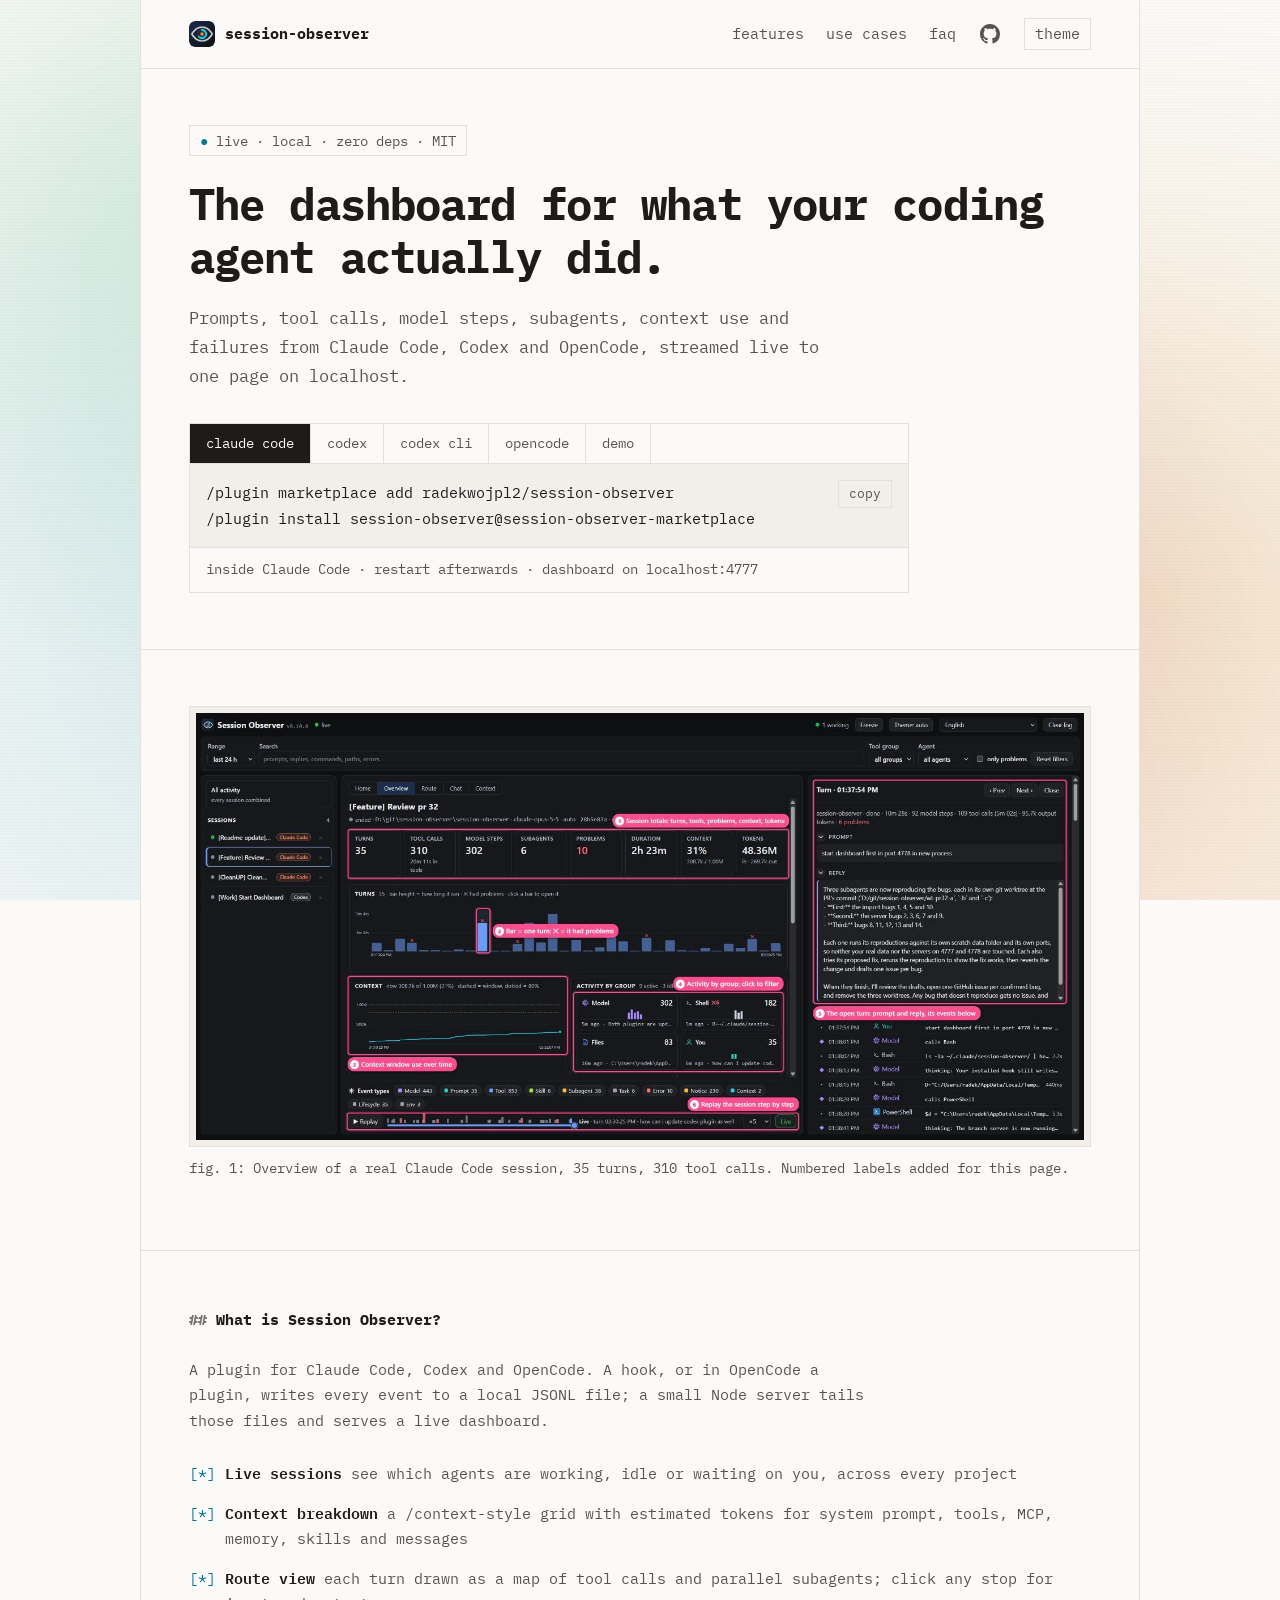
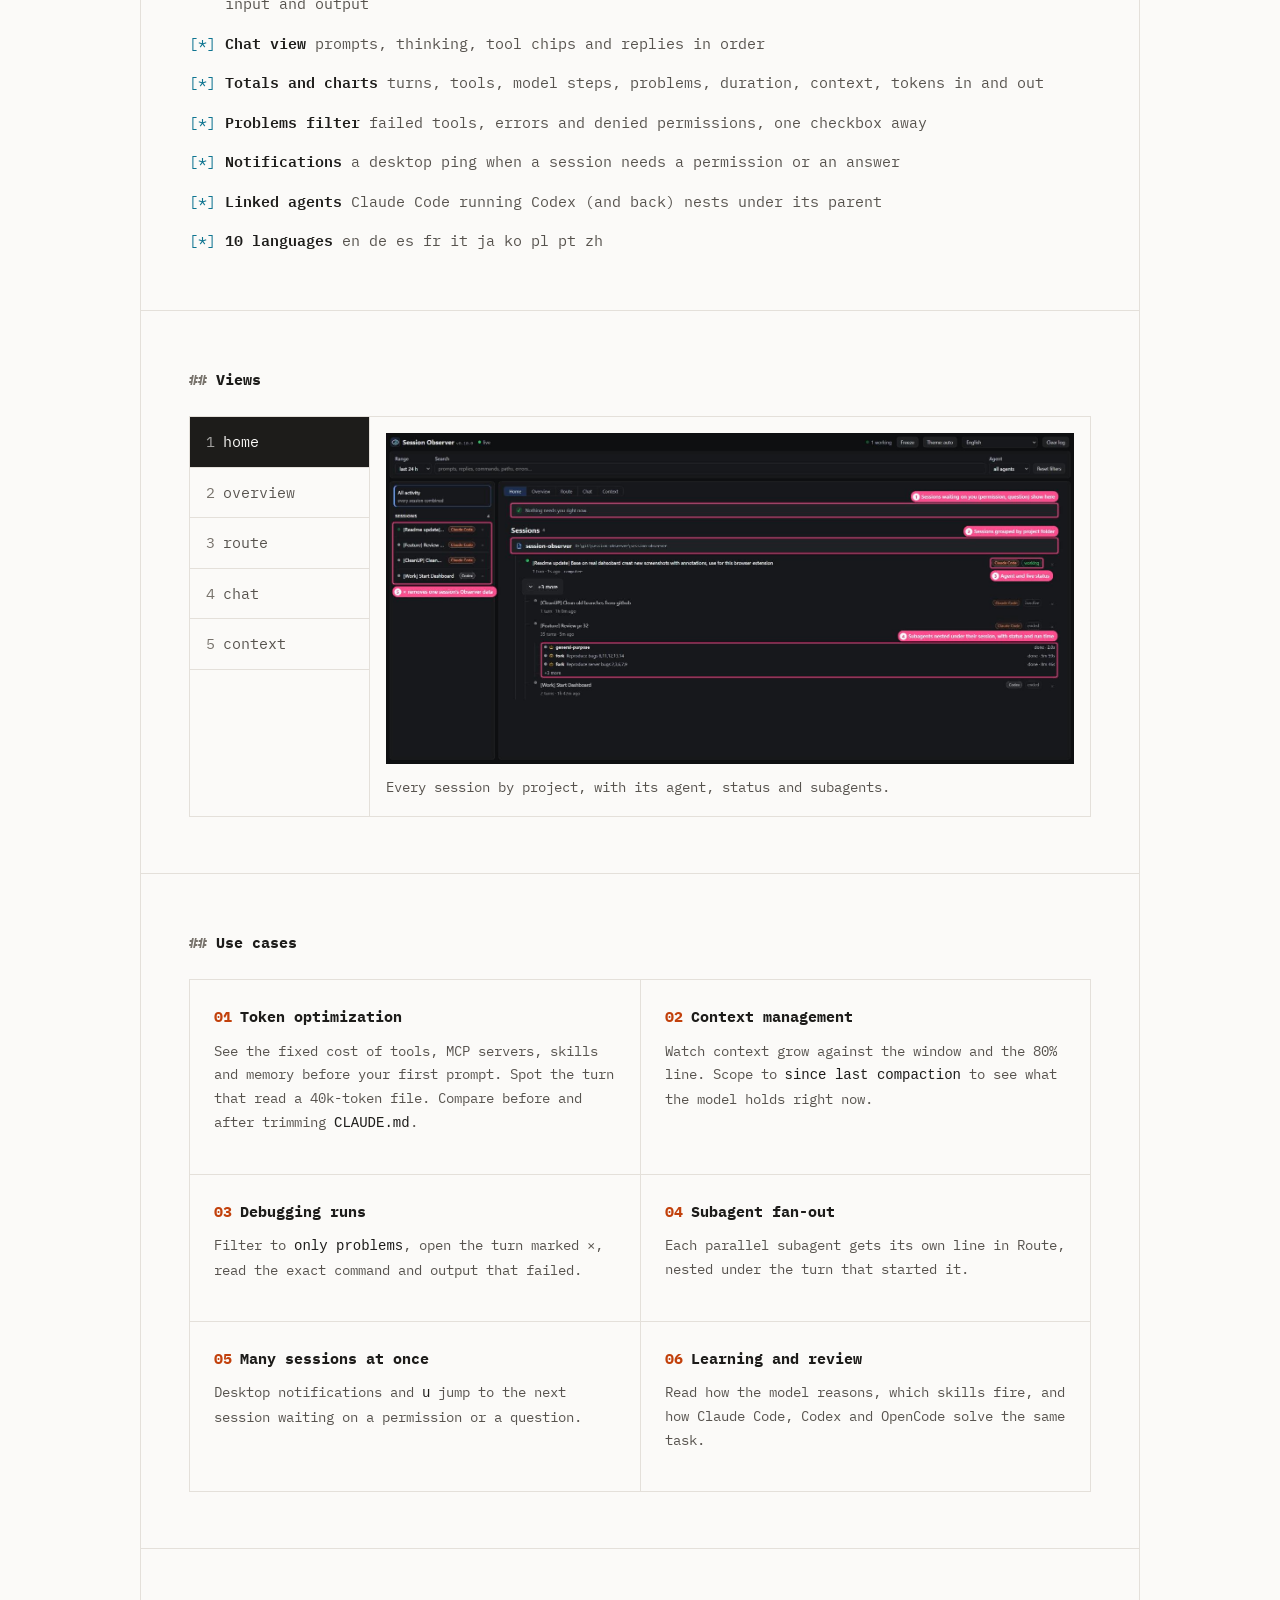
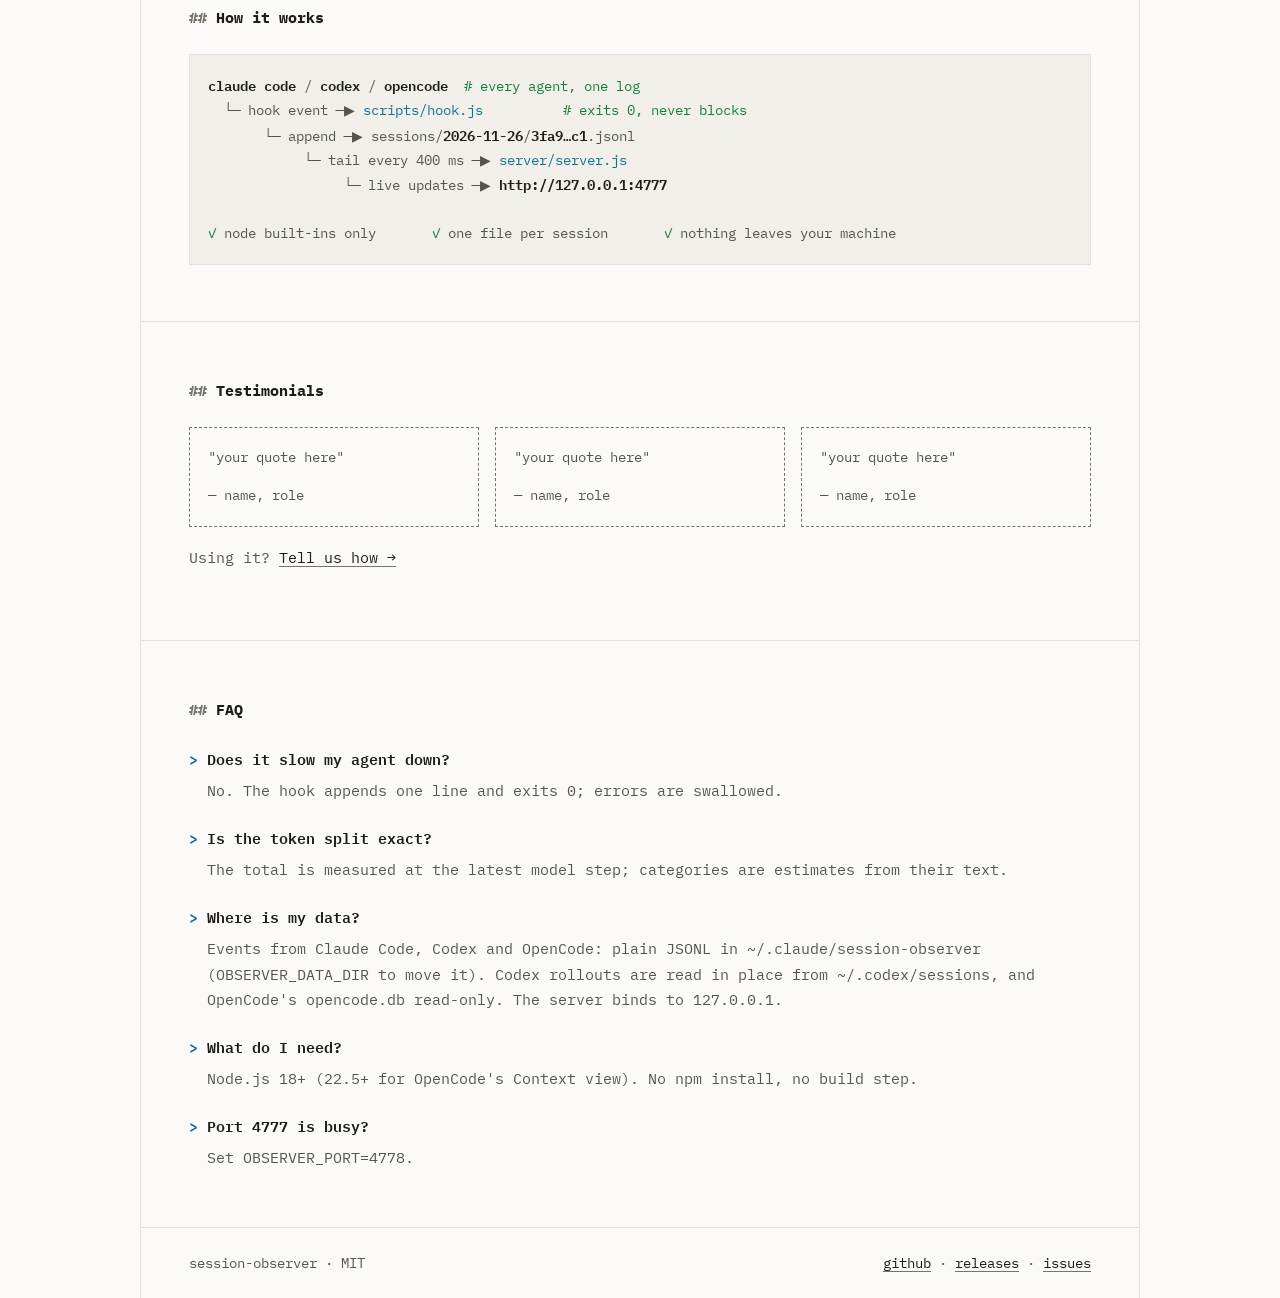
<file: public_html/index.html>
<!doctype html>
<html lang="en">
<head>
<meta charset="utf-8">
<meta name="viewport" content="width=device-width, initial-scale=1">
<title>Session Observer</title>
<meta name="description" content="One local dashboard for Claude Code, Codex and OpenCode sessions.">
<link rel="icon" type="image/svg+xml" href="assets/icon-eye.svg">
<link rel="apple-touch-icon" href="assets/icon-eye-180.png">
<link rel="preconnect" href="https://fonts.googleapis.com">
<link rel="preconnect" href="https://fonts.gstatic.com" crossorigin>
<link href="https://fonts.googleapis.com/css2?family=IBM+Plex+Mono:wght@400;500;600;700&display=swap" rel="stylesheet">
<style>
  :root {
    --bg: #fbfaf8; --fg: #1d1c1a; --muted: #57534e; --faint: #78736c; --line: #e4e0da; --ok: #15803d; --err: #b91c1c;
    --box: #f2efea; --accent: #0e7490; --accent-2: #c2410c; --sel: #1d1c1a; --sel-fg: #fbfaf8;
  }
  @media (prefers-color-scheme: dark) {
    :root:not([data-theme="light"]) {
      --bg: #0f0f0e; --fg: #ece9e4; --muted: #b3aea6; --faint: #8f8a83; --line: #2e2d2a; --ok: #4ade80; --err: #f87171;
      --box: #181816; --accent: #22d3ee; --accent-2: #fb923c; --sel: #e9e6e1; --sel-fg: #0f0f0e;
    }
  }
  :root[data-theme="dark"] {
    --bg: #0f0f0e; --fg: #ece9e4; --muted: #b3aea6; --faint: #8f8a83; --line: #2e2d2a; --ok: #4ade80; --err: #f87171;
    --box: #181816; --accent: #22d3ee; --accent-2: #fb923c; --sel: #e9e6e1; --sel-fg: #0f0f0e;
  }
  * { box-sizing: border-box; }
  body { margin: 0; background: var(--bg); color: var(--fg); font: 15px/1.7 "IBM Plex Mono", ui-monospace, Consolas, monospace; }
  ::selection { background: var(--sel); color: var(--sel-fg); }
  a { color: var(--fg); text-decoration: underline; text-decoration-color: var(--faint); text-underline-offset: 3px; }
  a:hover { text-decoration-color: var(--fg); }
  img { max-width: 100%; display: block; }
  .page { max-width: 1000px; margin: 0 auto; background: var(--bg); border-left: 1px solid var(--line); border-right: 1px solid var(--line); min-height: 100vh; }
  .sec { padding: 56px 48px; border-bottom: 1px solid var(--line); }
  html { scroll-padding-top: 72px; }
  header.top { position: sticky; top: 0; z-index: 10; background: var(--bg); display: flex; align-items: center; gap: 24px; padding: 18px 48px; border-bottom: 1px solid var(--line); }
  .logo { display: flex; align-items: center; gap: 10px; font-weight: 700; text-decoration: none; }
  .logo img { width: 26px; height: 26px; border-radius: 6px; }
  header nav { margin-left: auto; display: flex; gap: 22px; }
  header nav a { text-decoration: none; color: var(--muted); }
  header nav a:hover { color: var(--fg); }
  .gh { display: flex; align-items: center; color: var(--muted); }
  .gh:hover { color: var(--fg); }
  .gh svg { width: 20px; height: 20px; fill: currentColor; }
  .theme { background: none; border: 1px solid var(--line); color: var(--muted); font: inherit; padding: 2px 10px; cursor: pointer; }
  h1 { font-size: clamp(28px, 4.6vw, 44px); line-height: 1.2; margin: 0; font-weight: 700; letter-spacing: -.02em; }
  h2 { font-size: 15px; font-weight: 700; margin: 0 0 24px; }
  h2::before { content: "## "; color: var(--faint); }
  p { margin: 0 0 14px; }
  .muted { color: var(--muted); }
  .badge { display: inline-block; border: 1px solid var(--line); padding: 2px 10px; color: var(--muted); font-size: 14px; margin-bottom: 22px; }
  .badge b { color: var(--accent); font-weight: 600; }
  .hero p.lead { font-size: 17px; color: var(--muted); max-width: 640px; margin: 20px 0 32px; }

  /* install tabs */
  .install { border: 1px solid var(--line); max-width: 720px; }
  .install .tabs { display: flex; flex-wrap: wrap; border-bottom: 1px solid var(--line); }
  .install .tabs button { font: inherit; font-size: 14px; background: none; border: 0; border-right: 1px solid var(--line); color: var(--muted); padding: 8px 16px; cursor: pointer; }
  .install .tabs button[aria-selected="true"] { background: var(--sel); color: var(--sel-fg); }
  .install .cmd { display: flex; align-items: flex-start; gap: 12px; padding: 16px; background: var(--box); }
  .install .cmd pre { margin: 0; flex: 1; white-space: pre-wrap; word-break: break-all; font: inherit; }
  .install .cmd pre::before { content: "$ "; color: var(--faint); }
  .install .cmd pre.multi::before { content: none; }
  .copy { font: inherit; font-size: 13px; background: none; border: 1px solid var(--line); color: var(--muted); padding: 2px 10px; cursor: pointer; }
  .copy:hover { color: var(--fg); border-color: var(--fg); }
  .install .note { padding: 10px 16px; border-top: 1px solid var(--line); color: var(--muted); font-size: 14px; }

  .frame { border: 1px solid var(--line); padding: 6px; background: var(--box); }
  .frame + .cap { color: var(--muted); font-size: 14px; margin-top: 10px; }

  ul.feat { list-style: none; padding: 0; margin: 0; display: grid; gap: 14px; }
  ul.feat li { display: grid; grid-template-columns: 36px 1fr; }
  ul.feat li::before { content: "[*]"; color: var(--accent); }
  ul.feat b { font-weight: 600; }
  ul.feat span { color: var(--muted); }

  .views { display: grid; grid-template-columns: 180px 1fr; gap: 0; border: 1px solid var(--line); }
  .views [role="tablist"] { border-right: 1px solid var(--line); display: flex; flex-direction: column; }
  .views [role="tab"] { font: inherit; text-align: left; background: none; border: 0; border-bottom: 1px solid var(--line); color: var(--muted); padding: 12px 16px; cursor: pointer; }
  .views [role="tab"][aria-selected="true"] { background: var(--sel); color: var(--sel-fg); }
  .views [role="tab"] kbd { font: inherit; color: var(--faint); margin-right: 8px; }
  .views [role="tab"][aria-selected="true"] kbd { color: inherit; opacity: .6; }
  .views .pane { display: none; padding: 16px; }
  .views .pane.on { display: block; }
  .views .pane p { color: var(--muted); font-size: 14px; margin: 12px 0 0; }

  .uc { display: grid; grid-template-columns: repeat(2, 1fr); gap: 0; border-top: 1px solid var(--line); border-left: 1px solid var(--line); }
  .uc > div { padding: 24px; border-right: 1px solid var(--line); border-bottom: 1px solid var(--line); }
  .uc h3 { font-size: 15px; margin: 0 0 10px; }
  .uc h3 em { font-style: normal; color: var(--accent-2); margin-right: 8px; }
  .uc p { color: var(--muted); font-size: 14px; }
  .uc code { color: var(--fg); }

  pre.log { margin: 0; padding: 18px; background: var(--box); border: 1px solid var(--line); overflow-x: auto; font: 14px/1.7 "IBM Plex Mono", monospace; color: var(--muted); }
  pre.log b { color: var(--fg); font-weight: 600; }
  pre.log .ok { color: var(--ok); } pre.log .err { color: var(--err); } pre.log .ac { color: var(--accent); }

  .quotes { display: grid; grid-template-columns: repeat(3, 1fr); gap: 16px; }
  .quotes figure { margin: 0; border: 1px dashed var(--faint); padding: 18px; color: var(--muted); font-size: 14px; }
  .quotes figcaption { margin-top: 14px; }

  dl.faq { margin: 0; }
  dl.faq dt { font-weight: 600; margin-top: 22px; }
  dl.faq dt::before { content: "> "; color: var(--accent); }
  dl.faq dd { margin: 6px 0 0 18px; color: var(--muted); }

  footer { display: flex; flex-wrap: wrap; justify-content: space-between; gap: 12px; padding: 24px 48px; color: var(--muted); font-size: 14px; }

  @media (max-width: 760px) {
    .sec, header.top, footer { padding-left: 16px; padding-right: 16px; }
    header nav { display: none; }
    .gh { margin-left: auto; }
    .views { grid-template-columns: 1fr; }
    .views [role="tablist"] { flex-direction: row; overflow-x: auto; border-right: 0; border-bottom: 1px solid var(--line); }
    .views [role="tab"] { border-bottom: 0; border-right: 1px solid var(--line); white-space: nowrap; }
    .uc, .quotes { grid-template-columns: 1fr; }
  }
</style>
<script src="assets/aurora.js" defer></script>
</head>
<body>
<div class="page">
  <header class="top">
    <a class="logo" href="#"><img src="assets/icon-eye-64.png" alt="">session-observer</a>
    <nav><a href="#features">features</a><a href="#use-cases">use cases</a><a href="#faq">faq</a></nav>
    <a class="gh" href="https://github.com/radekwojpl2/session-observer" title="Session Observer on GitHub" aria-label="Session Observer on GitHub"><svg aria-hidden="true" viewBox="0 0 16 16"><path d="M8 0C3.58 0 0 3.58 0 8c0 3.54 2.29 6.53 5.47 7.59.4.07.55-.17.55-.38 0-.19-.01-.82-.01-1.49-2.01.37-2.53-.49-2.69-.94-.09-.23-.48-.94-.82-1.13-.28-.15-.68-.52-.01-.53.63-.01 1.08.58 1.23.82.72 1.21 1.87.87 2.33.66.07-.52.28-.87.51-1.07-1.78-.2-3.64-.89-3.64-3.95 0-.87.31-1.59.82-2.15-.08-.2-.36-1.02.08-2.12 0 0 .67-.21 2.2.82.64-.18 1.32-.27 2-.27.68 0 1.36.09 2 .27 1.53-1.04 2.2-.82 2.2-.82.44 1.1.16 1.92.08 2.12.51.56.82 1.27.82 2.15 0 3.07-1.87 3.75-3.65 3.95.29.25.54.73.54 1.48 0 1.07-.01 1.93-.01 2.2 0 .21.15.46.55.38A8.013 8.013 0 0 0 16 8c0-4.42-3.58-8-8-8z"/></svg></a>
    <button class="theme" type="button" id="theme">theme</button>
  </header>

  <section class="sec hero">
    <div class="badge"><b>●</b> live · local · zero deps · MIT</div>
    <h1>The dashboard for what your coding agent actually did.</h1>
    <p class="lead">Prompts, tool calls, model steps, subagents, context use and failures from Claude Code, Codex and OpenCode, streamed live to one page on localhost.</p>

    <div class="install" data-group="hero">
      <div class="tabs" role="tablist">
        <button role="tab" aria-selected="true" data-cmd="0">claude code</button>
        <button role="tab" aria-selected="false" data-cmd="1">codex</button>
        <button role="tab" aria-selected="false" data-cmd="2">codex cli</button>
        <button role="tab" aria-selected="false" data-cmd="3">opencode</button>
        <button role="tab" aria-selected="false" data-cmd="4">demo</button>
      </div>
      <div class="cmd"><pre class="multi" id="cmd"></pre><button class="copy" type="button" data-copy="#cmd">copy</button></div>
      <div class="note" id="cmd-note"></div>
    </div>
  </section>

  <section class="sec">
    <div class="frame"><img src="assets/screenshots/overview.jpg" alt="Overview with session totals, a chart with one bar per turn, context over time and the open turn"></div>
    <p class="cap">fig. 1: Overview of a real Claude Code session, 35 turns, 310 tool calls. Numbered labels added for this page.</p>
  </section>

  <section class="sec" id="features">
    <h2>What is Session Observer?</h2>
    <p class="muted" style="max-width:680px;margin-bottom:28px">A plugin for Claude Code, Codex and OpenCode. A hook, or in OpenCode a plugin, writes every event to a local JSONL file; a small Node server tails those files and serves a live dashboard.</p>
    <ul class="feat">
      <li><div><b>Live sessions</b> <span>see which agents are working, idle or waiting on you, across every project</span></div></li>
      <li><div><b>Context breakdown</b> <span>a /context-style grid with estimated tokens for system prompt, tools, MCP, memory, skills and messages</span></div></li>
      <li><div><b>Route view</b> <span>each turn drawn as a map of tool calls and parallel subagents; click any stop for input and output</span></div></li>
      <li><div><b>Chat view</b> <span>prompts, thinking, tool chips and replies in order</span></div></li>
      <li><div><b>Totals and charts</b> <span>turns, tools, model steps, problems, duration, context, tokens in and out</span></div></li>
      <li><div><b>Problems filter</b> <span>failed tools, errors and denied permissions, one checkbox away</span></div></li>
      <li><div><b>Notifications</b> <span>a desktop ping when a session needs a permission or an answer</span></div></li>
      <li><div><b>Linked agents</b> <span>Claude Code running Codex (and back) nests under its parent</span></div></li>
      <li><div><b>10 languages</b> <span>en de es fr it ja ko pl pt zh</span></div></li>
    </ul>
  </section>

  <section class="sec" id="screens">
    <h2>Views</h2>
    <div class="views">
      <div role="tablist" aria-label="Dashboard views">
        <button role="tab" aria-selected="true" data-pane="0"><kbd>1</kbd>home</button>
        <button role="tab" aria-selected="false" data-pane="1"><kbd>2</kbd>overview</button>
        <button role="tab" aria-selected="false" data-pane="2"><kbd>3</kbd>route</button>
        <button role="tab" aria-selected="false" data-pane="3"><kbd>4</kbd>chat</button>
        <button role="tab" aria-selected="false" data-pane="4"><kbd>5</kbd>context</button>
      </div>
      <div>
        <div class="pane on"><img src="assets/screenshots/home.jpg" alt="Home with sessions grouped by project" loading="lazy"><p>Every session by project, with its agent, status and subagents.</p></div>
        <div class="pane"><img src="assets/screenshots/overview.jpg" alt="Overview with totals and charts" loading="lazy"><p>Totals, one bar per turn, context use and activity. Click a bar to open the turn.</p></div>
        <div class="pane"><img src="assets/screenshots/route.jpg" alt="Route with parallel subagents" loading="lazy"><p>Follow a turn through tool calls and parallel subagents.</p></div>
        <div class="pane"><img src="assets/screenshots/chat.jpg" alt="Chat with thinking and tool calls" loading="lazy"><p>Prompts, thinking, tool chips and replies in order.</p></div>
        <div class="pane"><img src="assets/screenshots/context.jpg" alt="Context window grid by category" loading="lazy"><p>What fills the context window, down to each record.</p></div>
      </div>
    </div>
  </section>

  <section class="sec" id="use-cases">
    <h2>Use cases</h2>
    <div class="uc">
      <div><h3><em>01</em>Token optimization</h3><p>See the fixed cost of tools, MCP servers, skills and memory before your first prompt. Spot the turn that read a 40k-token file. Compare before and after trimming <code>CLAUDE.md</code>.</p></div>
      <div><h3><em>02</em>Context management</h3><p>Watch context grow against the window and the 80% line. Scope to <code>since last compaction</code> to see what the model holds right now.</p></div>
      <div><h3><em>03</em>Debugging runs</h3><p>Filter to <code>only problems</code>, open the turn marked ×, read the exact command and output that failed.</p></div>
      <div><h3><em>04</em>Subagent fan-out</h3><p>Each parallel subagent gets its own line in Route, nested under the turn that started it.</p></div>
      <div><h3><em>05</em>Many sessions at once</h3><p>Desktop notifications and <code>u</code> jump to the next session waiting on a permission or a question.</p></div>
      <div><h3><em>06</em>Learning and review</h3><p>Read how the model reasons, which skills fire, and how Claude Code, Codex and OpenCode solve the same task.</p></div>
    </div>
  </section>

  <section class="sec">
    <h2>How it works</h2>
<pre class="log"><b>claude code</b> / <b>codex</b> / <b>opencode</b>  <span class="ok"># every agent, one log</span>
  └─ hook event ─▶ <span class="ac">scripts/hook.js</span>          <span class="ok"># exits 0, never blocks</span>
       └─ append ─▶ sessions/<b>2026-11-26</b>/<b>3fa9…c1</b>.jsonl
            └─ tail every 400 ms ─▶ <span class="ac">server/server.js</span>
                 └─ live updates ─▶ <b>http://127.0.0.1:4777</b>

<span class="ok">✓</span> node built-ins only       <span class="ok">✓</span> one file per session       <span class="ok">✓</span> nothing leaves your machine</pre>
  </section>

  <section class="sec">
    <h2>Testimonials</h2>
    <!-- PLACEHOLDERS: replace with real quotes, used with permission. -->
    <div class="quotes">
      <figure>"your quote here"<figcaption>— name, role</figcaption></figure>
      <figure>"your quote here"<figcaption>— name, role</figcaption></figure>
      <figure>"your quote here"<figcaption>— name, role</figcaption></figure>
    </div>
    <p class="muted" style="margin-top:18px">Using it? <a href="https://github.com/radekwojpl2/session-observer/issues/new?title=Testimonial">Tell us how →</a></p>
  </section>

  <section class="sec" id="faq">
    <h2>FAQ</h2>
    <dl class="faq">
      <dt>Does it slow my agent down?</dt><dd>No. The hook appends one line and exits 0; errors are swallowed.</dd>
      <dt>Is the token split exact?</dt><dd>The total is measured at the latest model step; categories are estimates from their text.</dd>
      <dt>Where is my data?</dt><dd>Events from Claude Code, Codex and OpenCode: plain JSONL in ~/.claude/session-observer (OBSERVER_DATA_DIR to move it). Codex rollouts are read in place from ~/.codex/sessions, and OpenCode's opencode.db read-only. The server binds to 127.0.0.1.</dd>
      <dt>What do I need?</dt><dd>Node.js 18+ (22.5+ for OpenCode's Context view). No npm install, no build step.</dd>
      <dt>Port 4777 is busy?</dt><dd>Set OBSERVER_PORT=4778.</dd>
    </dl>
  </section>

  <footer>
    <span>session-observer · MIT</span>
    <span><a href="https://github.com/radekwojpl2/session-observer">github</a> · <a href="https://github.com/radekwojpl2/session-observer/releases">releases</a> · <a href="https://github.com/radekwojpl2/session-observer/issues">issues</a></span>
  </footer>
</div>

<script>
'use strict';
(function () {
  var cmds = [
    ['/plugin marketplace add radekwojpl2/session-observer\n/plugin install session-observer@session-observer-marketplace', 'inside Claude Code · restart afterwards · dashboard on localhost:4777'],
    ['codex plugin marketplace add radekwojpl2/session-observer', 'then install Session Observer in the Codex desktop app · trust hooks in /hooks'],
    ['git clone https://github.com/radekwojpl2/session-observer\nnode session-observer/scripts/setup-codex.js', 'keeps your existing hooks · --remove to undo'],
    ['git clone https://github.com/radekwojpl2/session-observer\nnode session-observer/scripts/setup-opencode.js', 'adds a plugin to ~/.config/opencode/plugin · restart OpenCode · --remove to undo'],
    ['git clone https://github.com/radekwojpl2/session-observer\nnode session-observer/scripts/demo.js', 'synthetic demo on localhost:4800 · your real log is untouched']
  ];
  var cmd = document.getElementById('cmd'), note = document.getElementById('cmd-note');
  var itabs = document.querySelectorAll('.install [role="tab"]');
  function showCmd(i) {
    cmd.textContent = cmds[i][0]; note.textContent = cmds[i][1];
    itabs.forEach(function (t) { t.setAttribute('aria-selected', t.dataset.cmd === String(i) ? 'true' : 'false'); });
  }
  itabs.forEach(function (t) { t.addEventListener('click', function () { showCmd(+t.dataset.cmd); }); });
  showCmd(0);

  var vtabs = document.querySelectorAll('.views [role="tab"]'), panes = document.querySelectorAll('.views .pane');
  function showPane(i) {
    vtabs.forEach(function (t, j) { t.setAttribute('aria-selected', i === j ? 'true' : 'false'); });
    panes.forEach(function (p, j) { p.classList.toggle('on', i === j); });
  }
  vtabs.forEach(function (t, i) { t.addEventListener('click', function () { showPane(i); }); });
  document.addEventListener('keydown', function (e) {
    var n = parseInt(e.key, 10);
    if (n >= 1 && n <= 5 && !e.ctrlKey && !e.metaKey && !e.altKey) showPane(n - 1);
  });

  document.querySelectorAll('.copy').forEach(function (b) {
    b.addEventListener('click', function () {
      try {
        navigator.clipboard.writeText(document.querySelector(b.dataset.copy).textContent).then(function () {
          b.textContent = '✓ copied'; setTimeout(function () { b.textContent = 'copy'; }, 1500);
        });
      } catch (err) { /* clipboard unavailable */ }
    });
  });

  var root = document.documentElement;
  try { var saved = localStorage.getItem('so-theme'); if (saved) root.dataset.theme = saved; } catch (err) { /* storage unavailable */ }
  document.getElementById('theme').addEventListener('click', function () {
    var dark = root.dataset.theme ? root.dataset.theme === 'dark' : matchMedia('(prefers-color-scheme: dark)').matches;
    root.dataset.theme = dark ? 'light' : 'dark';
    try { localStorage.setItem('so-theme', root.dataset.theme); } catch (err) { /* storage unavailable */ }
  });
})();
</script>
</body>
</html>
</file>
